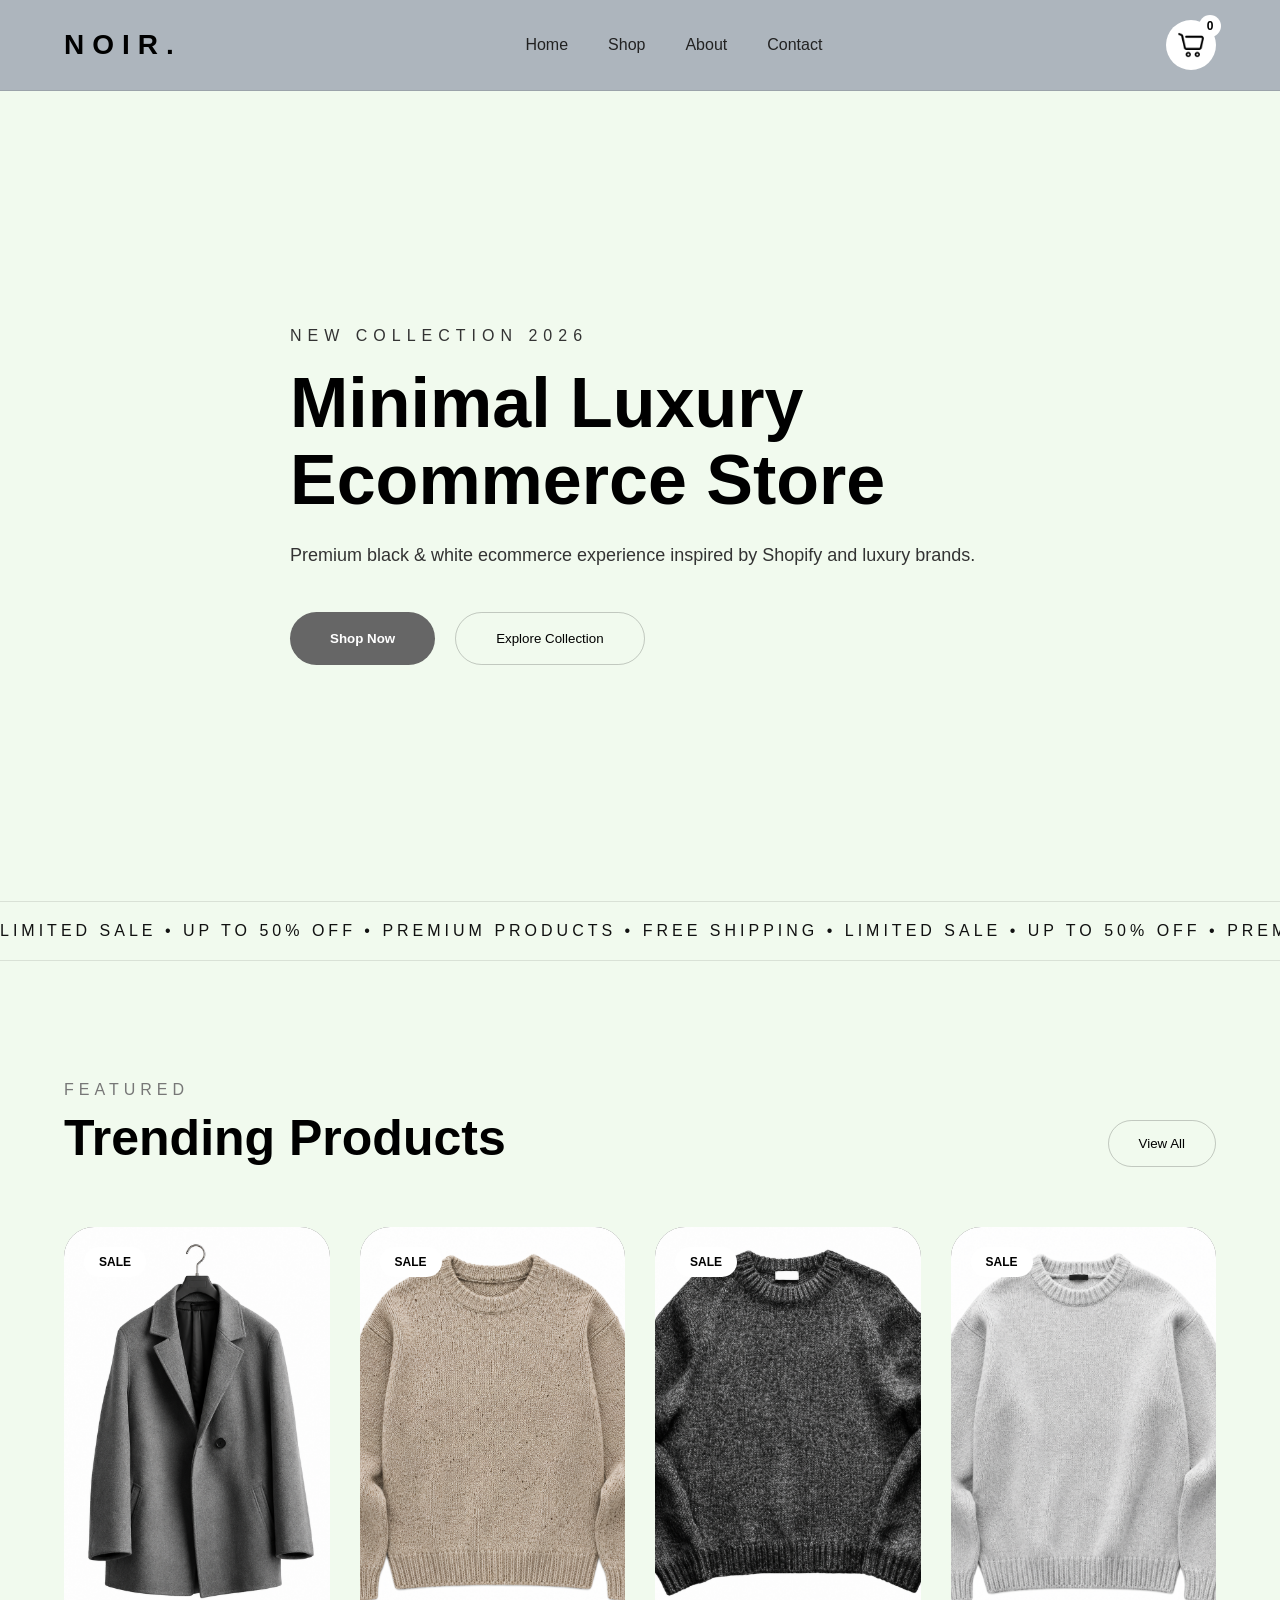
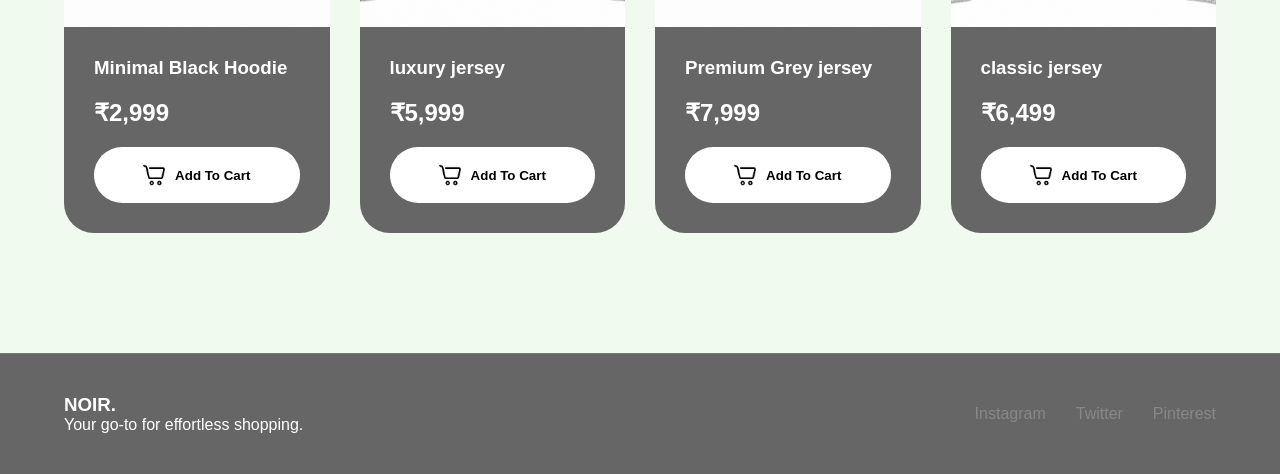
<file: index.html>
<!DOCTYPE html>
<html lang="en">
<head>
  <meta charset="UTF-8" />
  <meta name="viewport" content="width=device-width, initial-scale=1.0"/>
  <title>Noir Luxury Store</title>

  <!-- CSS -->
  <link rel="stylesheet" href="assets/css/style.css"/>
  <link rel="stylesheet" href="assets/css/navbar.css"/>
  <link rel="stylesheet" href="assets/css/home.css"/>
  <link rel="stylesheet" href="assets/css/footer.css"/>
  <link rel="stylesheet" href="assets/css/responsive.css"/>
  <link rel="stylesheet" href="assets/css/cart.css"/>
</head>
<body>

  <!-- NAVBAR -->
  <header class="navbar">
    <div class="container nav-wrapper">

      <button class="menu-toggle" id="menuToggle" aria-label="Open menu" aria-expanded="false">
        <span></span>
        <span></span>
        <span></span>
      </button>

      <div class="logo">
        NOIR.
      </div>

      <nav class="nav-links">
        <a href="index.html">Home</a>
        <a href="shop.html">Shop</a>
        <a href="about.html">About</a>
        <a href="contact.html">Contact</a>
      </nav>

      <div class="nav-icons">

        <button class="cart-btn" id="cartBtn">
          <img class="cart-icon" src="assets/images/online-shopping.png" alt="Cart"/>
          <span class="cart-count" id="cartCount">0</span>
        </button>

      </div>

    </div>
  </header>

  <!-- HERO SECTION -->
  <section class="hero">

    <div class="hero-overlay"></div>

    <div class="container hero-content">

      <p class="hero-subtitle">
        NEW COLLECTION 2026
      </p>

      <h1>
        Minimal Luxury<br/>
        Ecommerce Store
      </h1>

      <p class="hero-text">
        Premium black & white ecommerce experience inspired by
        Shopify and luxury brands.
      </p>

      <div class="hero-buttons">

        <button class="primary-btn">
          Shop Now
        </button>

        <button class="secondary-btn" onclick="window.location.href='shop.html'">
          Explore Collection
        </button>

      </div>

    </div>

  </section>

  <!-- SALE BANNER -->
  <section class="sale-banner">

    <div class="sale-track">
      LIMITED SALE • UP TO 50% OFF • PREMIUM PRODUCTS • FREE SHIPPING •
      LIMITED SALE • UP TO 50% OFF • PREMIUM PRODUCTS • FREE SHIPPING •
    </div>

  </section>

  <!-- FEATURED PRODUCTS -->
  <section class="products-section">

    <div class="container">

      <div class="section-header">

        <div>
          <p class="section-subtitle">FEATURED</p>
          <h2>Trending Products</h2>
        </div>

        <button class="view-all-btn" onclick="window.location.href='shop.html'">
          View All
        </button>

      </div>

      <div class="products-grid">

        <!-- PRODUCT -->
        <div class="product-card">

          <div class="product-image-wrapper">

            <img src="assets/images/item1.png" alt="Product"/>

            <span class="sale-tag">
              SALE
            </span>

            <button class="quick-view" onclick="window.location.href='product.html?id=1'">
              Quick View
            </button>

          </div>

          <div class="product-content">

            <h3>Minimal Black Hoodie</h3>

            <div class="price-wrapper">
              <span class="new-price">₹2,999</span>
              <span class="old-price">₹4,999</span>
            </div>

            <button class="add-cart-btn">
              <img class="add-cart-icon" src="assets/images/online-shopping.png" alt=""/>
              Add To Cart
            </button>

          </div>

        </div>

        <!-- PRODUCT -->
        <div class="product-card">

          <div class="product-image-wrapper">

            <img src="assets/images/item2.png" alt="Product"/>

            <span class="sale-tag">
              SALE
            </span>

            <button class="quick-view" onclick="window.location.href='product.html?id=2'">
              Quick View
            </button>

          </div>

          <div class="product-content">

            <h3>luxury jersey</h3>

            <div class="price-wrapper">
              <span class="new-price">₹5,999</span>
              <span class="old-price">₹8,999</span>
            </div>

            <button class="add-cart-btn">
              <img class="add-cart-icon" src="assets/images/online-shopping.png" alt=""/>
              Add To Cart
            </button>

          </div>

        </div>

        <!-- PRODUCT -->
        <div class="product-card">

          <div class="product-image-wrapper">

            <img src="assets/images/item3.png" alt="Product"/>

            <span class="sale-tag">
              SALE
            </span>

            <button class="quick-view" onclick="window.location.href='product.html?id=3'">
              Quick View
            </button>

          </div>

          <div class="product-content">

            <h3>Premium Grey jersey</h3>

            <div class="price-wrapper">
              <span class="new-price">₹7,999</span>
              <span class="old-price">₹11,999</span>
            </div>

            <button class="add-cart-btn">
              <img class="add-cart-icon" src="assets/images/online-shopping.png" alt=""/>
              Add To Cart
            </button>

          </div>

        </div>

        <!-- PRODUCT -->
        <div class="product-card">

          <div class="product-image-wrapper">

            <img src="assets/images/item4.png" alt="Product"/>

            <span class="sale-tag">
              SALE
            </span>

            <button class="quick-view" onclick="window.location.href='product.html?id=4'">
              Quick View
            </button>

          </div>

          <div class="product-content">

            <h3>classic jersey</h3>

            <div class="price-wrapper">
              <span class="new-price">₹6,499</span>
              <span class="old-price">₹9,999</span>
            </div>

            <button class="add-cart-btn">
              <img class="add-cart-icon" src="assets/images/online-shopping.png" alt=""/>
              Add To Cart
            </button>

          </div>

        </div>

      </div>

    </div>

  </section>

  <!-- FOOTER -->
  <footer class="footer">

    <div class="container footer-wrapper">

      <div>

        <h3>NOIR.</h3>

        <p>
          Your go-to for effortless shopping.
        </p>

      </div>

      <div class="footer-links">
        <a href="#">Instagram</a>
        <a href="#">Twitter</a>
        <a href="#">Pinterest</a>
      </div>

    </div>

  </footer>

  <!-- JS -->
  <script src="assets/js/cart.js"></script>
  <script src="assets/js/main.js"></script>
  <script src="assets/js/products.js"></script>
  <script src="assets/js/whatsapp-order.js"></script>
  <!-- CART -->
<div id="cartComponent"></div>

</body>
</html>
</file>
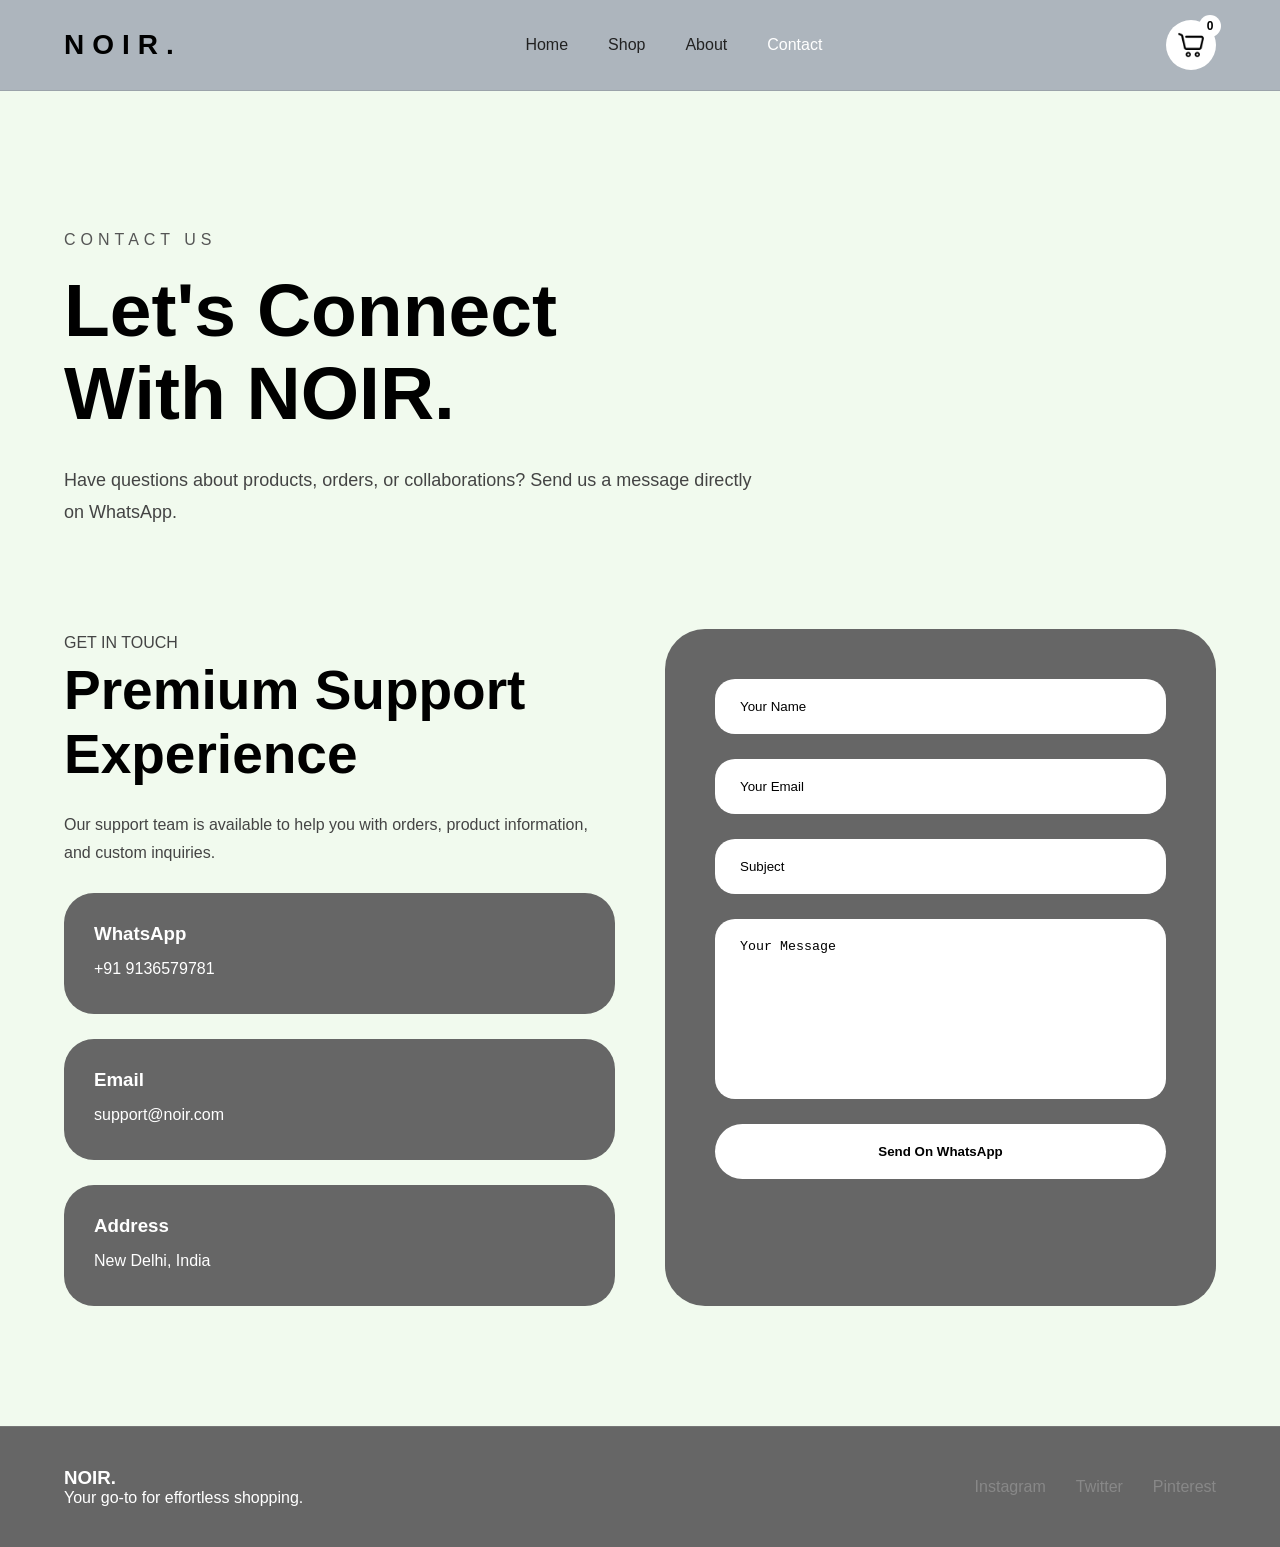
<file: contact.html>
<!DOCTYPE html>
<html lang="en">
<head>

  <meta charset="UTF-8">
  <meta name="viewport" content="width=device-width, initial-scale=1.0">

  <title>Contact | NOIR.</title>

  <!-- CSS -->
  <link rel="stylesheet" href="assets/css/style.css">
  <link rel="stylesheet" href="assets/css/navbar.css">
  <link rel="stylesheet" href="assets/css/contact.css">
  <link rel="stylesheet" href="assets/css/footer.css">
  <link rel="stylesheet" href="assets/css/cart.css">
  <link rel="stylesheet" href="assets/css/responsive.css">

</head>

<body>

  <!-- NAVBAR -->
  <header class="navbar">

    <div class="container nav-wrapper">

      <button class="menu-toggle" id="menuToggle" aria-label="Open menu" aria-expanded="false">
        <span></span>
        <span></span>
        <span></span>
      </button>

      <div class="logo">
        NOIR.
      </div>

      <nav class="nav-links">

        <a href="index.html">Home</a>
        <a href="shop.html">Shop</a>
        <a href="about.html">About</a>
        <a href="contact.html" class="active-link">Contact</a>

      </nav>

      <button class="cart-btn" id="cartBtn">

        🛒

        <img class="cart-icon" src="assets/images/online-shopping.png" alt="Cart"/>

        <span class="cart-count" id="cartCount">
          0
        </span>

      </button>

    </div>

  </header>

  <!-- HERO -->
  <section class="contact-hero">

    <div class="container">

      <p class="contact-subtitle">
        CONTACT US
      </p>

      <h1>
        Let's Connect<br>
        With NOIR.
      </h1>

      <p class="contact-description">

        Have questions about products, orders, or collaborations?
        Send us a message directly on WhatsApp.

      </p>

    </div>

  </section>

  <!-- CONTACT SECTION -->
  <section class="contact-section">

    <div class="container contact-wrapper">

      <!-- LEFT -->
      <div class="contact-info">

        <p class="section-subtitle">
          GET IN TOUCH
        </p>

        <h2>
          Premium Support Experience
        </h2>

        <p>

          Our support team is available to help you with orders,
          product information, and custom inquiries.

        </p>

        <div class="info-box">

          <h3>
            WhatsApp
          </h3>

          <p>
            +91 9136579781
          </p>

        </div>

        <div class="info-box">

          <h3>
            Email
          </h3>

          <p>
            support@noir.com
          </p>

        </div>

        <div class="info-box">

          <h3>
            Address
          </h3>

          <p>
            New Delhi, India
          </p>

        </div>

      </div>

      <!-- RIGHT -->
      <div class="contact-form-box">

        <form id="whatsappForm">

          <input
            type="text"
            id="name"
            placeholder="Your Name"
            required
          >

          <input
            type="email"
            id="email"
            placeholder="Your Email"
            required
          >

          <input
            type="text"
            id="subject"
            placeholder="Subject"
            required
          >

          <textarea
            id="message"
            placeholder="Your Message"
            required
          ></textarea>

          <button type="submit">
            Send On WhatsApp
          </button>

        </form>

      </div>

    </div>

  </section>

  <!-- FOOTER -->
  <footer class="footer">

    <div class="container footer-wrapper">

      <div>

        <h3>NOIR.</h3>

        <p>
          Your go-to for effortless shopping.
        </p>

      </div>

      <div class="footer-links">

        <a href="#">Instagram</a>
        <a href="#">Twitter</a>
        <a href="#">Pinterest</a>

      </div>

    </div>

  </footer>

  <!-- CART -->
  <div id="cartComponent"></div>

  <!-- JS -->
  <script src="assets/js/cart.js"></script>
  <script src="assets/js/main.js"></script>
  <script src="assets/js/contact.js"></script>
  <script src="assets/js/whatsapp-order.js"></script>

</body>
</html>
</file>
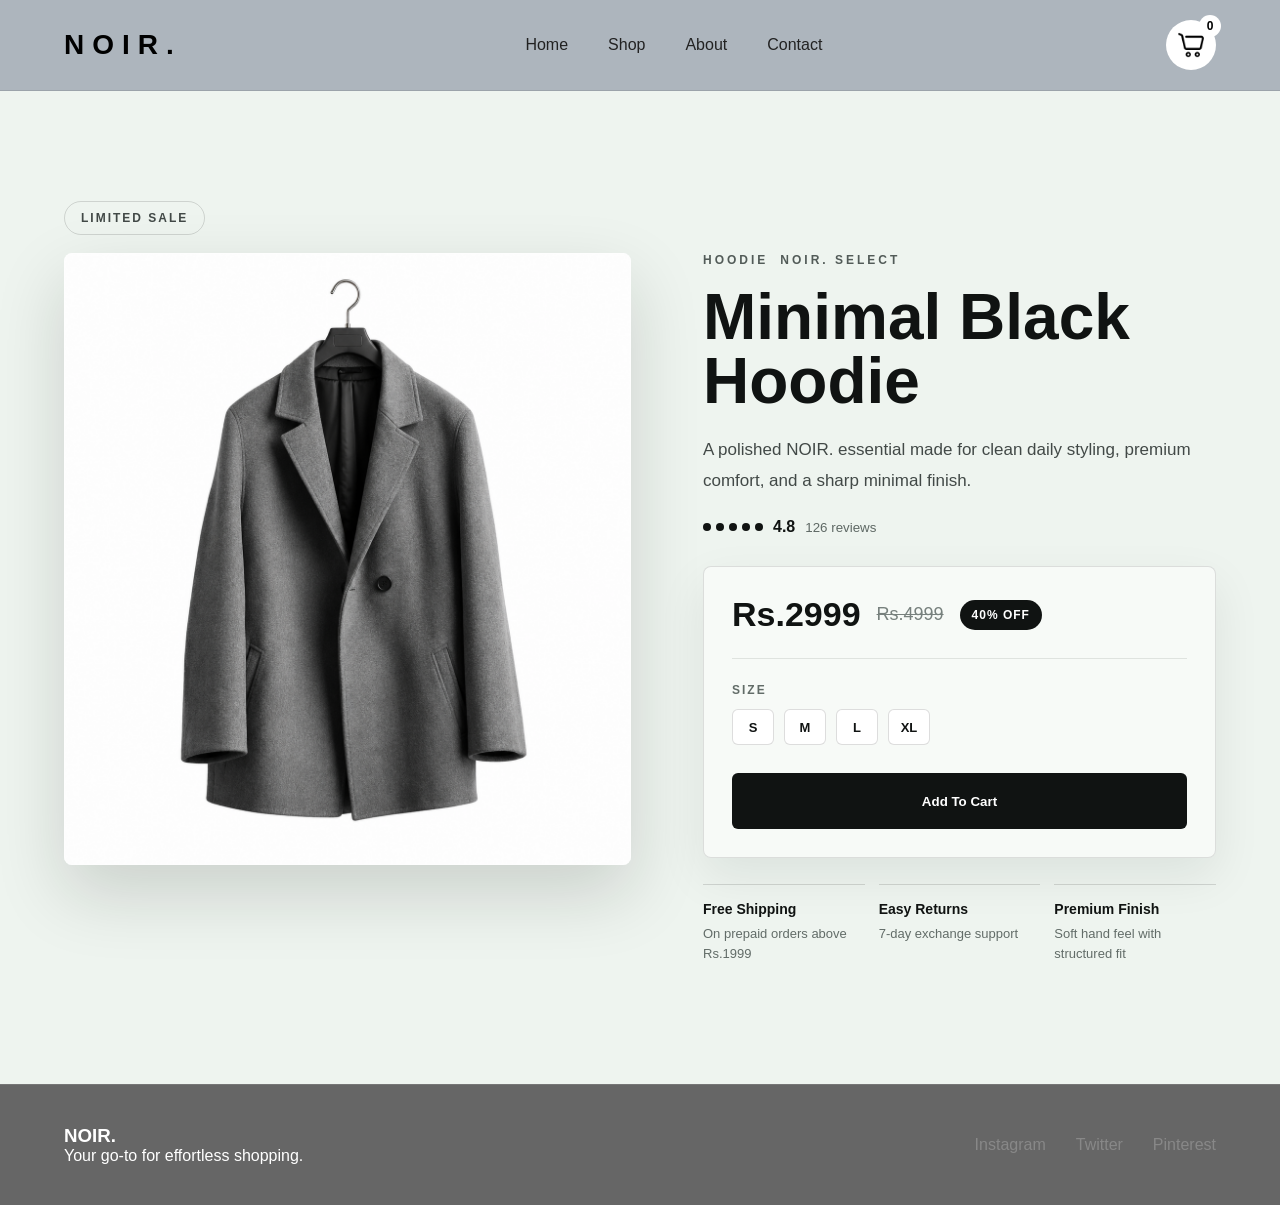
<file: product.html>
<!DOCTYPE html>
<html lang="en">
<head>

  <meta charset="UTF-8">
  <meta name="viewport" content="width=device-width, initial-scale=1.0">

  <title>Product | NOIR.</title>

  <!-- CSS -->
  <link rel="stylesheet" href="assets/css/style.css">
  <link rel="stylesheet" href="assets/css/navbar.css">
  <link rel="stylesheet" href="assets/css/product.css">
  <link rel="stylesheet" href="assets/css/cart.css">
  <link rel="stylesheet" href="assets/css/footer.css">
  <link rel="stylesheet" href="assets/css/responsive.css">

</head>

<body>

  <!-- NAVBAR -->
  <header class="navbar">

    <div class="container nav-wrapper">

      <button class="menu-toggle" id="menuToggle" aria-label="Open menu" aria-expanded="false">
        <span></span>
        <span></span>
        <span></span>
      </button>

      <div class="logo">
        NOIR.
      </div>

      <nav class="nav-links">

        <a href="index.html">Home</a>
        <a href="shop.html">Shop</a>
        <a href="about.html">About</a>
        <a href="contact.html">Contact</a>

      </nav>

      <button class="cart-btn" id="cartBtn">

        🛒

        <img class="cart-icon" src="assets/images/online-shopping.png" alt="Cart"/>

        <span class="cart-count" id="cartCount">
          0
        </span>

      </button>

    </div>

  </header>

  <!-- PRODUCT -->
  <section class="product-page">

    <div class="container">

      <div class="product-wrapper" id="productWrapper">

      </div>

    </div>

  </section>

  <!-- FOOTER -->
  <footer class="footer">

    <div class="container footer-wrapper">

      <div>

        <h3>NOIR.</h3>

        <p>
          Your go-to for effortless shopping.
        </p>

      </div>

      <div class="footer-links">

        <a href="#">Instagram</a>
        <a href="#">Twitter</a>
        <a href="#">Pinterest</a>

      </div>

    </div>

  </footer>

  <!-- CART -->
  <div id="cartComponent"></div>

  <!-- JS -->
  <script src="assets/js/cart.js"></script>
  <script src="assets/js/main.js"></script>
  <script src="assets/js/product.js"></script>
  <script src="assets/js/whatsapp-order.js"></script>

</body>
</html>
</file>
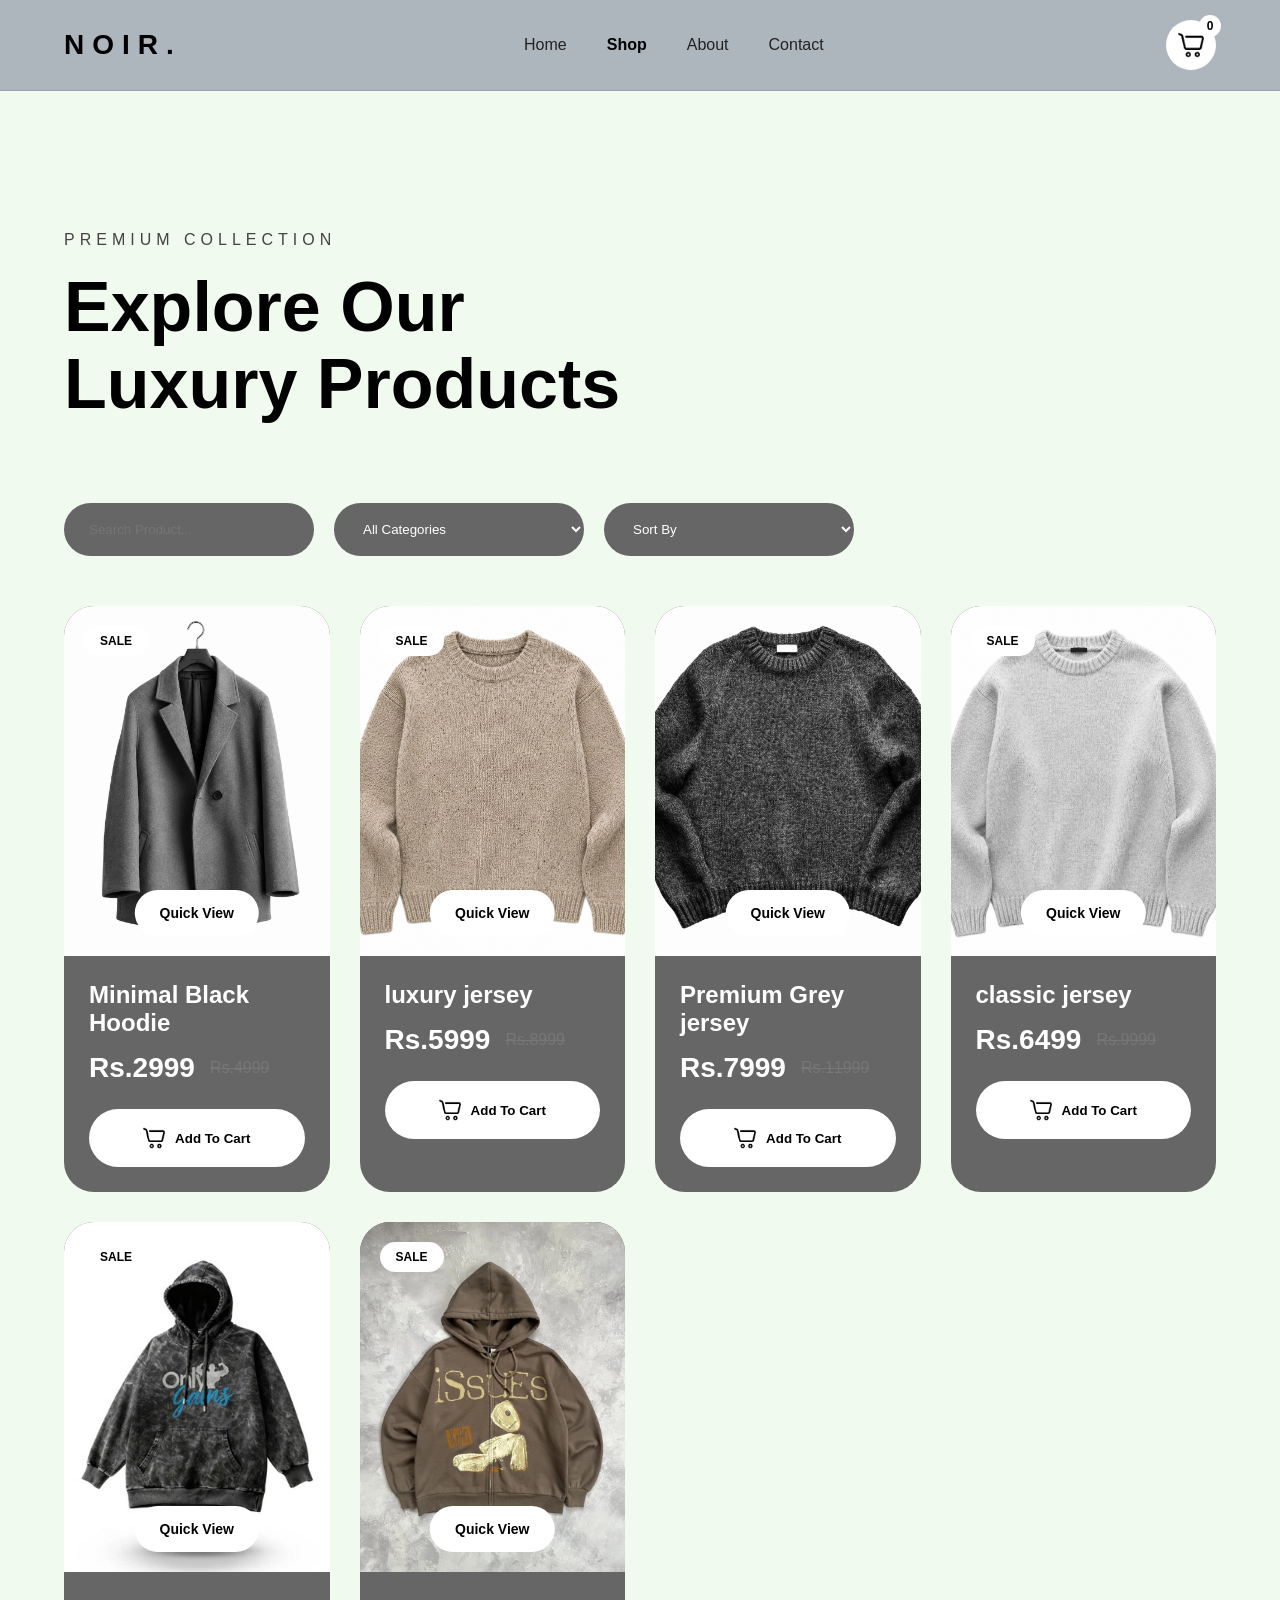
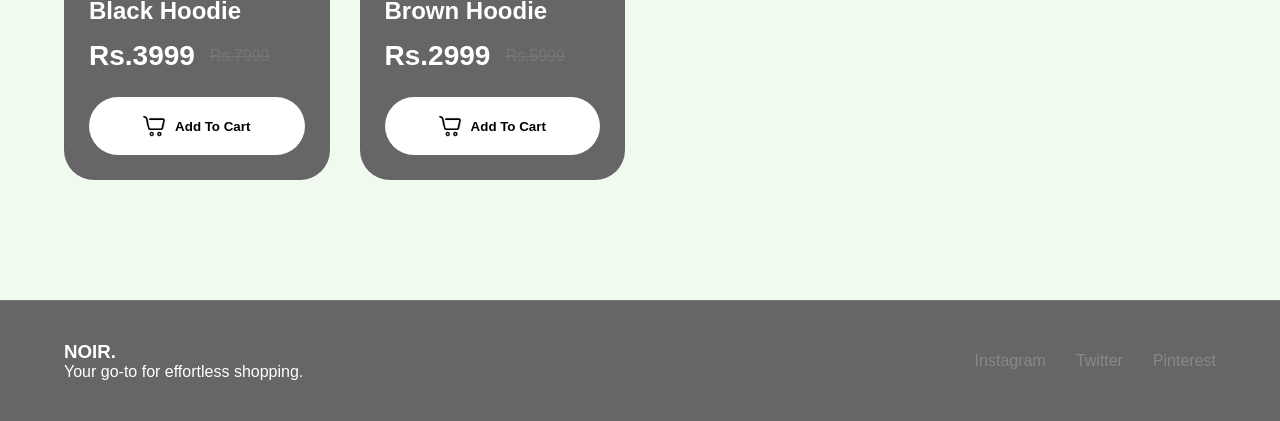
<file: shop.html>
<!DOCTYPE html>
<html lang="en">
<head>

  <meta charset="UTF-8">
  <meta name="viewport" content="width=device-width, initial-scale=1.0">

  <title>Shop | NOIR.</title>

  <!-- CSS -->
  <link rel="stylesheet" href="assets/css/style.css">
  <link rel="stylesheet" href="assets/css/navbar.css">
  <link rel="stylesheet" href="assets/css/shop.css">
  <link rel="stylesheet" href="assets/css/cart.css">
  <link rel="stylesheet" href="assets/css/footer.css">
  <link rel="stylesheet" href="assets/css/responsive.css">

</head>

<body>

  <!-- NAVBAR -->
  <header class="navbar">

    <div class="container nav-wrapper">

      <button class="menu-toggle" id="menuToggle" aria-label="Open menu" aria-expanded="false">
        <span></span>
        <span></span>
        <span></span>
      </button>

      <div class="logo">
        NOIR.
      </div>

      <nav class="nav-links">
        <a href="index.html">Home</a>
        <a href="shop.html" class="active-link">Shop</a>
        <a href="about.html">About</a>
        <a href="contact.html">Contact</a>
      </nav>

      <button class="cart-btn" id="cartBtn">
        <img class="cart-icon" src="assets/images/online-shopping.png" alt="Cart"/>
        <span class="cart-count" id="cartCount">0</span>
      </button>

    </div>

  </header>

  <!-- SHOP HERO -->
  <section class="shop-hero">

    <div class="container">

      <p class="shop-subtitle">
        PREMIUM COLLECTION
      </p>

      <h1>
        Explore Our<br>
        Luxury Products
      </h1>

    </div>

  </section>

  <!-- FILTER SECTION -->
  <section class="filters-section">

    <div class="container filters-wrapper">

      <input type="text" placeholder="Search Product..." id="searchInput">

      <select id="categoryFilter">

        <option value="all">All Categories</option>
        <option value="hoodie">Hoodies</option>
        <option value="jacket">Jackets</option>
        <option value="jersey">Jersey</option>

      </select>

      <select id="sortFilter">

        <option value="default">Sort By</option>
        <option value="low">Price Low To High</option>
        <option value="high">Price High To Low</option>

      </select>

    </div>

  </section>

  <!-- PRODUCTS -->
  <section class="shop-products">

    <div class="container">

      <div class="products-grid" id="shopProducts">

        <!-- Black Hoodie -->
        <div
          class="product-card"
          data-static-product="true"
          data-product-id="5"
          data-category="hoodie"
          data-name="black hoodie"
        >

          <div class="product-image">
            <img src="assets/images/item5.png" alt="Black Hoodie">
            <span class="sale-badge">SALE</span>
            <button class="quick-view" type="button" data-product-id="5">Quick View</button>
          </div>

          <div class="product-info">
            <h3>Black Hoodie</h3>

            <div class="price-box">
              <span class="new-price">Rs.3999</span>
              <span class="old-price">Rs.7999</span>
            </div>

            <button class="shop-cart-btn" type="button">
              <img class="add-cart-icon" src="assets/images/online-shopping.png" alt="">
              Add To Cart
            </button>
          </div>

        </div>

        <!-- Brown Hoodie -->
        <div
          class="product-card"
          data-static-product="true"
          data-product-id="6"
          data-category="hoodie"
          data-name="brown hoodie"
        >

          <div class="product-image">
            <img src="assets/images/item6.png" alt="Brown Hoodie">
            <span class="sale-badge">SALE</span>
            <button class="quick-view" type="button" data-product-id="6">Quick View</button>
          </div>

          <div class="product-info">
            <h3>Brown Hoodie</h3>

            <div class="price-box">
              <span class="new-price">Rs.2999</span>
              <span class="old-price">Rs.5999</span>
            </div>

            <button class="shop-cart-btn" type="button">
              <img class="add-cart-icon" src="assets/images/online-shopping.png" alt="">
              Add To Cart
            </button>
          </div>

        </div>

      </div>

    </div>

  </section>

  <!-- FOOTER -->
  <footer class="footer">

    <div class="container footer-wrapper">

      <div>

        <h3>NOIR.</h3>

        <p>
          Your go-to for effortless shopping.
        </p>

      </div>

      <div class="footer-links">

        <a href="#">Instagram</a>
        <a href="#">Twitter</a>
        <a href="#">Pinterest</a>

      </div>

    </div>

  </footer>

  <!-- CART -->
  <div id="cartComponent"></div>

  <!-- JS -->
  <script src="assets/js/cart.js"></script>
  <script src="assets/js/main.js"></script>
  <script src="assets/js/shop.js"></script>
  <script src="assets/js/whatsapp-order.js"></script>

</body>
</html>
</file>
<file: assets/css/style.css>
*{
  margin:0;
  padding:0;
  box-sizing:border-box;
}

body{
  font-family:Arial, sans-serif;
  background:#f1faee;
  color:#000;
}

.container{
  width:90%;
  max-width:1400px;
  margin:auto;
}

img{
  width:100%;
  display:block;
}

button{
  cursor:pointer;
  border:none;
}
</file>
<file: assets/css/navbar.css>
.navbar{
  position:sticky;
  top:0;
  z-index:999;
  background:#adb5bd;
  color:#000;
  backdrop-filter:blur(10px);
  border-bottom:1px solid rgba(0,0,0,0.1);
}

.nav-wrapper{
  display:flex;
  justify-content:space-between;
  align-items:center;
  padding:20px 0;
  position:relative;
}

.menu-toggle{
  display:none;
  width:44px;
  height:44px;
  border-radius:50%;
  background:#fff;
  align-items:center;
  justify-content:center;
  flex-direction:column;
  gap:5px;
}

.menu-toggle span{
  width:20px;
  height:2px;
  background:#666666;
  border-radius:2px;
  display:block;
}

.logo{
  font-size:28px;
  font-weight:bold;
  letter-spacing:8px;
}

.nav-links{
  display:flex;
  gap:40px;
}

.nav-links a{
  color:#222;
  text-decoration:none;
  transition:0.3s;
}

.nav-links a:hover{
  color:#000;
}

.cart-btn{
  width:50px;
  height:50px;
  border-radius:50%;
  background:#fff;
  color:#000;
  font-size:0;
  position:relative;
  display:flex;
  align-items:center;
  justify-content:center;
}

.cart-icon{
  width:26px;
  height:26px;
  object-fit:contain;
}

.cart-count{
  position:absolute;
  top:-5px;
  right:-5px;
  background:#fff;
  color:#000;
  width:22px;
  height:22px;
  border-radius:50%;
  display:flex;
  align-items:center;
  justify-content:center;
  font-size:12px;
  font-weight:bold;
}
</file>
<file: assets/css/home.css>
.hero{
  height:90vh;
  background:#f1faee;
  position:relative;
  display:flex;
  align-items:center;
}

.hero-overlay{
  position:absolute;
  inset:0;
  background:transparent;
}

.hero-content{
  position:relative;
  z-index:2;
  max-width:700px;
}

.hero-subtitle{
  letter-spacing:6px;
  color:#333;
  margin-bottom:20px;
}

.hero h1{
  font-size:70px;
  margin-bottom:20px;
  line-height:1.1;
}

.hero-text{
  color:#333;
  font-size:18px;
  line-height:1.8;
  margin-bottom:40px;
}

.hero-buttons{
  display:flex;
  gap:20px;
}

.primary-btn{
  padding:18px 40px;
  background:#666666;
  color:#fff;
  border-radius:50px;
  font-weight:bold;
}

.secondary-btn{
  padding:18px 40px;
  border:1px solid rgba(0,0,0,0.2);
  background:transparent;
  color:#000;
  border-radius:50px;
}

.sale-banner{
  overflow:hidden;
  white-space:nowrap;
  border-top:1px solid rgba(0,0,0,0.1);
  border-bottom:1px solid rgba(0,0,0,0.1);
  padding:20px 0;
}

.sale-track{
  animation:scroll 20s linear infinite;
  color:#111;
  letter-spacing:4px;
}

@keyframes scroll{
  from{
    transform:translateX(0);
  }
  to{
    transform:translateX(-50%);
  }
}

.products-section{
  padding:120px 0;
}

.section-header{
  display:flex;
  justify-content:space-between;
  align-items:end;
  margin-bottom:60px;
}

.section-subtitle{
  color:#777;
  letter-spacing:5px;
  margin-bottom:10px;
}

.section-header h2{
  font-size:50px;
}

.view-all-btn{
  background:transparent;
  color:#000;
  border:1px solid rgba(0,0,0,0.2);
  padding:15px 30px;
  border-radius:50px;
}

.products-grid{
  display:grid;
  grid-template-columns:repeat(4,1fr);
  gap:30px;
}

.product-card{
  background:#666666;
  color:#fff;
  border-radius:30px;
  overflow:hidden;
  transition:0.4s;
}

.product-card:hover{
  transform:translateY(-10px);
}

.product-image-wrapper{
  position:relative;
  overflow:hidden;
}

.product-image-wrapper img{
  height:400px;
  object-fit:cover;
  transition:0.5s;
}

.product-card:hover img{
  transform:scale(1.1);
}

.sale-tag{
  position:absolute;
  top:20px;
  left:20px;
  background:#fff;
  color:#000;
  padding:8px 15px;
  border-radius:30px;
  font-size:12px;
  font-weight:bold;
}

.quick-view{
  position:absolute;
  bottom:20px;
  left:50%;
  transform:translateX(-50%);
  background:#fff;
  color:#000;
  padding:15px 25px;
  border-radius:40px;
  opacity:0;
  transition:0.4s;
}

.product-card:hover .quick-view{
  opacity:1;
}

.product-content{
  padding:30px;
}

.price-wrapper{
  margin:20px 0;
  display:flex;
  gap:15px;
  align-items:center;
}

.new-price{
  font-size:24px;
  font-weight:bold;
}

.old-price{
  color:#666;
  text-decoration:line-through;
}

.add-cart-btn{
  width:100%;
  padding:16px;
  border-radius:50px;
  background:#fff;
  border:1px solid rgba(255,255,255,0.1);
  color:#000;
  display:flex;
  align-items:center;
  justify-content:center;
  gap:10px;
  font-weight:bold;
}

.add-cart-icon{
  width:22px;
  height:22px;
  object-fit:contain;
}

.newsletter{
  padding-bottom:120px;
}

.newsletter-box{
  background:#666666;
  color:#fff;
  border-radius:40px;
  padding:80px;
  text-align:center;
}

.newsletter-box h2{
  font-size:50px;
  margin-bottom:20px;
}

.newsletter-box p{
  color:#aaa;
}

.newsletter-form{
  display:flex;
  gap:20px;
  margin-top:40px;
}

.newsletter-form input{
  flex:1;
  padding:20px;
  border-radius:50px;
  background:#666666;
  border:1px solid rgba(255,255,255,0.1);
  color:#fff;
}

.newsletter-form button{
  padding:20px 40px;
  border-radius:50px;
  background:#fff;
  color:#000;
  font-weight:bold;
}
</file>
<file: assets/css/footer.css>
.footer{
  background:#666666;
  color:#fff;
  border-top:1px solid rgba(255,255,255,0.1);
  padding:40px 0;
}

.footer-wrapper{
  display:flex;
  justify-content:space-between;
  align-items:center;
}

.footer-links{
  display:flex;
  gap:30px;
}

.footer-links a{
  color:#888;
  text-decoration:none;
}
</file>
<file: assets/css/responsive.css>
@media(max-width:992px){

  .products-grid{
    grid-template-columns:repeat(2,1fr);
  }

  .hero h1{
    font-size:50px;
  }

}

@media(max-width:768px){

  .nav-wrapper{
    justify-content:flex-start;
    gap:12px;
    padding:12px 0;
    position:relative;
  }

  .menu-toggle{
    display:flex;
    width:40px;
    height:40px;
    z-index:2001;
  }

  .logo{
    font-size:20px;
  }

  .cart-btn{
    position:absolute;
    top:8px;
    right:16px;
    width:44px;
    height:44px;
    margin-left:0;
  }

  .cart-icon{
    width:22px;
    height:22px;
  }

  .cart-count{
    width:20px;
    height:20px;
    font-size:11px;
    top:-8px;
    right:-8px;
  }

  .nav-links{
    display:flex;
    position:fixed;
    left:-280px;
    top:0;
    width:280px;
    height:100vh;
    background:#adb5bd;
    border:none;
    border-radius:0;
    padding:80px 20px 20px 20px;
    flex-direction:column;
    gap:20px;
    box-shadow:none;
    transition:left 0.4s ease;
    z-index:2000;
  }

  .nav-links.active{
    left:0;
  }

  .nav-links::before{
    content:"";
    position:fixed;
    top:0;
    left:0;
    right:0;
    bottom:0;
    background:rgba(0,0,0,0.5);
    opacity:0;
    visibility:hidden;
    transition:opacity 0.4s ease, visibility 0.4s ease;
    z-index:-1;
  }

  .nav-links.active::before{
    opacity:1;
    visibility:visible;
  }

  .nav-links a{
    color:#222;
    text-decoration:none;
    padding:12px 0;
    font-size:16px;
    font-weight:500;
  }

  .products-grid{
    grid-template-columns:1fr;
  }

  .hero{
    height:auto;
    padding:120px 0;
  }

  .hero h1{
    font-size:40px;
  }

  .newsletter-form{
    flex-direction:column;
  }

  .footer-wrapper{
    flex-direction:column;
    gap:30px;
  }

}
</file>
<file: assets/css/cart.css>
.cart-sidebar{
  position:fixed;
  top:0;
  right:-450px;
  width:420px;
  height:100vh;
  background:#adb5bd;
  color:#000;
  z-index:2000;
  transition:0.4s;
  display:flex;
  flex-direction:column;
  overflow:hidden;
}

.cart-sidebar.active{
  right:0;
}

.cart-overlay{
  position:fixed;
  inset:0;
  background:rgba(0,0,0,0.7);
  opacity:0;
  visibility:hidden;
  transition:0.4s;
  z-index:1500;
}

.cart-overlay.active{
  opacity:1;
  visibility:visible;
}

.cart-header{
  display:flex;
  justify-content:space-between;
  align-items:center;
  padding:25px;
  border-bottom:1px solid rgba(0,0,0,0.12);
}

.close-cart-btn{
  width:36px;
  height:36px;
  border-radius:50%;
  background:transparent;
  font-size:0;
  display:flex;
  align-items:center;
  justify-content:center;
  padding:0;
}

.close-cart-btn img{
  width:24px;
  height:24px;
  object-fit:contain;
}

.cart-items{
  flex:1;
  overflow-y:auto;
  overflow-x:hidden;
  padding:20px;
  -webkit-overflow-scrolling:touch;
}

.cart-item{
  display:flex;
  gap:15px;
  margin-bottom:20px;
  border-bottom:1px solid rgba(0,0,0,0.1);
  padding-bottom:20px;
}

.cart-item img{
  width:90px;
  height:90px;
  object-fit:cover;
  border-radius:20px;
}

.cart-info{
  flex:1;
}

.cart-info h4{
  margin-bottom:10px;
}

.size-badge{
  display:inline-block;
  background:#101312;
  color:#fff;
  padding:4px 10px;
  border-radius:4px;
  font-size:12px;
  font-weight:600;
  margin-bottom:8px !important;
}

.qty-box{
  display:flex;
  align-items:center;
  gap:10px;
  margin-top:10px;
}

.qty-btn{
  width:30px;
  height:30px;
  border-radius:50%;
  background:#666666;
  color:#fff;
}

.remove-btn{
  margin-top:10px;
  color:#888;
  background:none;
}

.coupon-box{
  display:flex;
  gap:8px;
  margin-bottom:16px;
}

.coupon-box input{
  flex:1;
  padding:10px 12px;
  border:1px solid rgba(0,0,0,0.1);
  border-radius:6px;
  font-size:13px;
  background:#fff;
}

.coupon-box button{
  padding:10px 16px;
  background:#101312;
  color:#fff;
  border:none;
  border-radius:6px;
  font-size:12px;
  font-weight:600;
  cursor:pointer;
  transition:background 0.25s ease;
}

.coupon-box button:hover{
  background:#2c3330;
}

.cart-footer{
  padding:20px;
  border-top:1px solid rgba(0,0,0,0.12);
  margin-top:auto;
  padding-bottom:max(20px, calc(20px + env(safe-area-inset-bottom)));
  flex-shrink:0;
  background:#adb5bd;
  position:relative;
  z-index:10;
}

.cart-total{
  display:flex;
  justify-content:space-between;
  margin-bottom:8px;
}

.whatsapp-order-btn{
  width:100%;
  padding:18px;
  border-radius:50px;
  background:#fff;
  color:#000;
  font-weight:bold;
  margin-top:8px;
  cursor:pointer;
  transition:all 0.25s ease;
}

.whatsapp-order-btn:hover{
  background:#f0f0f0;
}

.whatsapp-order-btn:active{
  transform:scale(0.98);
}

/* RESPONSIVE */

@media(max-width:768px){

  .cart-sidebar{
    width:85vw;
    max-width:320px;
    right:-100vw;
  }

  .cart-header{
    padding:20px;
  }

  .cart-items{
    padding:15px;
    padding-bottom:20px;
  }

  .cart-item{
    gap:12px;
    margin-bottom:15px;
    padding-bottom:15px;
  }

  .cart-item img{
    width:80px;
    height:80px;
  }

  .cart-info h4{
    font-size:14px;
  }

  .cart-footer{
    padding:15px;
    padding-bottom:max(48px, calc(48px + env(safe-area-inset-bottom)));
    border-top:1px solid rgba(0,0,0,0.12);
  }

  .cart-total{
    margin-bottom:12px;
  }

  .whatsapp-order-btn{
    padding:16px;
    font-size:14px;
    min-height:50px;
    display:flex;
    align-items:center;
    justify-content:center;
    width:100%;
    border-radius:8px;
    font-weight:700;
    cursor:pointer;
    box-shadow:0 2px 8px rgba(0,0,0,0.1);
    transition:all 0.25s ease;
  }

  .whatsapp-order-btn:active{
    transform:scale(0.98);
  }

}

@media(max-width:480px){

  .cart-sidebar{
    width:100vw;
    max-width:100%;
  }

  .cart-items{
    padding:12px;
  }

  .cart-item{
    gap:10px;
    margin-bottom:12px;
    padding-bottom:12px;
  }

  .cart-item img{
    width:70px;
    height:70px;
  }

  .cart-footer{
    padding:12px;
    padding-bottom:max(52px, calc(52px + env(safe-area-inset-bottom)));
  }

  .whatsapp-order-btn{
    padding:14px;
    min-height:48px;
    font-size:13px;
  }

}
</file>
<file: assets/css/contact.css>
body{
  background:#f1faee;
  color:#000;
}

/* HERO */

.contact-hero{
  padding:140px 0 100px;
}

.contact-subtitle{
  color:#555;
  letter-spacing:5px;
  margin-bottom:20px;
}

.contact-hero h1{
  font-size:75px;
  line-height:1.1;
  margin-bottom:30px;
}

.contact-description{
  max-width:700px;
  color:#444;
  line-height:1.8;
  font-size:18px;
}

/* CONTACT */

.contact-section{
  padding-bottom:120px;
}

.contact-wrapper{
  display:grid;
  grid-template-columns:1fr 1fr;
  gap:50px;
}

.contact-info h2{
  font-size:55px;
  margin-bottom:25px;
}

.contact-info p{
  color:#444;
  line-height:1.8;
}

.info-box{
  background:#666666;
  color:#fff;
  padding:30px;
  border-radius:30px;
  margin-top:25px;
}

.info-box h3{
  margin-bottom:10px;
}

.info-box p{
  color:#fff;
}

/* FORM */

.contact-form-box{
  background:#666666;
  border-radius:40px;
  padding:50px;
}

.contact-form-box form{
  display:flex;
  flex-direction:column;
  gap:25px;
}

.contact-form-box input,
.contact-form-box textarea{
  width:100%;
  padding:20px 25px;
  border:none;
  border-radius:20px;
  background:#fff;
  color:#000;
  caret-color:#000;
  outline:none;
}

.contact-form-box input::placeholder,
.contact-form-box textarea::placeholder{
  color:#000;
  opacity:1;
}

.contact-form-box textarea{
  min-height:180px;
  resize:none;
}

.contact-form-box button{
  padding:20px;
  border-radius:50px;
  background:#fff;
  color:#000;
  font-weight:bold;
  transition:0.3s;
}

.contact-form-box button:hover{
  background:#ddd;
}

/* ACTIVE LINK */

.active-link{
  color:#fff !important;
}

/* RESPONSIVE */

@media(max-width:992px){

  .contact-wrapper{
    grid-template-columns:1fr;
  }

}

@media(max-width:768px){

  .contact-hero h1{
    font-size:45px;
  }

  .contact-info h2{
    font-size:40px;
  }

  .contact-form-box{
    padding:30px;
  }

}
</file>
<file: assets/css/product.css>
body{
  background:#eef4ef;
  color:#101312;
}

.product-page{
  padding:110px 0 120px;
  min-height:calc(100vh - 92px);
}

.product-wrapper{
  display:grid;
  grid-template-columns:minmax(0,1.05fr) minmax(380px,0.95fr);
  gap:72px;
  align-items:start;
}

.product-gallery{
  position:sticky;
  top:118px;
}

.gallery-label{
  display:inline-flex;
  align-items:center;
  min-height:34px;
  padding:0 16px;
  margin-bottom:18px;
  border:1px solid rgba(16,19,18,0.14);
  border-radius:999px;
  color:#424947;
  font-size:12px;
  font-weight:700;
  letter-spacing:2px;
  text-transform:uppercase;
}

.product-image{
  position:relative;
  overflow:hidden;
  border-radius:8px;
  background:#dfe6e1;
  box-shadow:0 28px 70px rgba(17,24,20,0.16);
}

.product-image::after{
  content:"";
  position:absolute;
  inset:0;
  border:1px solid rgba(255,255,255,0.5);
  pointer-events:none;
}

.product-image img{
  width:100%;
  aspect-ratio:1 / 1.08;
  object-fit:cover;
  transition:transform 0.55s ease;
}

.product-image:hover img{
  transform:scale(1.035);
}

.product-content{
  padding-top:52px;
}

.product-kicker{
  display:flex;
  gap:12px;
  flex-wrap:wrap;
  margin-bottom:18px;
}

.product-kicker span{
  color:#525b58;
  font-size:12px;
  font-weight:700;
  letter-spacing:3px;
  text-transform:uppercase;
}

.product-content h1{
  max-width:620px;
  font-size:clamp(42px,5vw,72px);
  line-height:1;
  margin-bottom:22px;
  text-transform:capitalize;
}

.product-description{
  max-width:610px;
  color:#424947;
  font-size:17px;
  line-height:1.8;
  margin-bottom:22px;
}

.product-rating{
  display:flex;
  align-items:center;
  gap:10px;
  color:#101312;
  margin-bottom:30px;
}

.rating-dots{
  display:flex;
  gap:5px;
}

.rating-dots i{
  width:8px;
  height:8px;
  border-radius:50%;
  background:#101312;
}

.product-rating small{
  color:#5e6864;
}

.purchase-panel{
  border:1px solid rgba(16,19,18,0.12);
  border-radius:8px;
  background:rgba(255,255,255,0.52);
  padding:28px;
  box-shadow:0 18px 48px rgba(17,24,20,0.08);
}

.product-price{
  display:flex;
  gap:16px;
  align-items:center;
  flex-wrap:wrap;
  padding-bottom:24px;
  border-bottom:1px solid rgba(16,19,18,0.1);
  margin-bottom:24px;
}

.new-price{
  font-size:34px;
  font-weight:800;
}

.old-price{
  font-size:18px;
  color:#77807d;
  text-decoration:line-through;
}

.discount-badge{
  min-height:30px;
  display:inline-flex;
  align-items:center;
  padding:0 12px;
  border-radius:999px;
  background:#101312;
  color:#fff;
  font-size:12px;
  font-weight:700;
  letter-spacing:1px;
  text-transform:uppercase;
}

.product-options{
  margin-bottom:28px;
}

.option-label{
  display:block;
  color:#626c68;
  font-size:12px;
  font-weight:700;
  letter-spacing:2px;
  margin-bottom:12px;
  text-transform:uppercase;
}

.size-list{
  display:flex;
  gap:10px;
  flex-wrap:wrap;
}

.size-list span{
  min-width:42px;
  height:36px;
  display:inline-flex;
  align-items:center;
  justify-content:center;
  border:1px solid rgba(16,19,18,0.14);
  border-radius:6px;
  background:#fff;
  font-weight:700;
  cursor:pointer;
  transition:all 0.25s ease;
  font-size:13px;
}

.size-list span:hover{
  border-color:#101312;
  background:#f5f5f5;
}

.size-list span:active{
  background:#101312;
  color:#fff;
  border-color:#101312;
}

.size-list span.active{
  background:#101312;
  color:#fff;
  border-color:#101312;
}

.product-buttons{
  display:grid;
  grid-template-columns:1fr;
  gap:12px;
}

.buy-btn,
.shop-link{
  min-height:56px;
  display:inline-flex;
  align-items:center;
  justify-content:center;
  border-radius:6px;
  font-weight:800;
  text-decoration:none;
}

.buy-btn{
  background:#101312;
  color:#fff;
  padding:0 34px;
  transition:background 0.25s ease, transform 0.25s ease;
}

.buy-btn:hover{
  background:#2c3330;
  transform:translateY(-2px);
}

.shop-link{
  border:1px solid rgba(16,19,18,0.16);
  color:#101312;
  padding:0 24px;
  background:#fff;
}

.product-meta{
  display:grid;
  grid-template-columns:repeat(3,1fr);
  gap:14px;
  margin-top:26px;
}

.product-meta div{
  border-top:1px solid rgba(16,19,18,0.14);
  padding-top:16px;
}

.product-meta strong,
.product-meta span{
  display:block;
}

.product-meta strong{
  font-size:14px;
  margin-bottom:7px;
}

.product-meta span{
  color:#626c68;
  font-size:13px;
  line-height:1.55;
}

/* CARD BUTTON */

.view-product-btn{
  width:100%;
  display:block;
  text-align:center;
  padding:16px;
  border-radius:50px;
  background:#fff;
  color:#000;
  text-decoration:none;
  font-weight:bold;
  margin-bottom:15px;
}

/* RESPONSIVE */

@media(max-width:1100px){

  .product-wrapper{
    gap:42px;
    grid-template-columns:1fr 1fr;
  }

  .product-meta{
    grid-template-columns:1fr;
  }

}

@media(max-width:860px){

  .product-page{
    padding:70px 0 90px;
  }

  .product-wrapper{
    grid-template-columns:1fr;
  }

  .product-gallery{
    position:static;
  }

  .product-content{
    padding-top:0;
  }

  .size-list span{
    min-width:46px;
    height:40px;
  }

}

@media(max-width:560px){

  .product-content h1{
    font-size:40px;
  }

  .purchase-panel{
    padding:20px;
  }

  .product-buttons{
    grid-template-columns:1fr;
  }

  .size-list{
    gap:8px;
  }

  .size-list span{
    min-width:48px;
    height:44px;
    font-size:14px;
  }

  .new-price{
    font-size:30px;
  }

}

@media(max-width:380px){

  .size-list{
    gap:6px;
  }

  .size-list span{
    min-width:44px;
    height:42px;
    font-size:12px;
    padding:4px;
  }

  .product-options{
    margin-bottom:20px;
  }

}
</file>
<file: assets/css/shop.css>
body{
  background:#f1faee;
  color:#000;
}

/* HERO */

.shop-hero{
  padding:140px 0 80px;
}

.shop-subtitle{
  color:#444;
  letter-spacing:5px;
  margin-bottom:20px;
}

.shop-hero h1{
  font-size:70px;
  line-height:1.1;
  color:#000;
}

/* FILTERS */

.filters-section{
  padding-bottom:50px;
}

.filters-wrapper{
  display:flex;
  gap:20px;
  flex-wrap:wrap;
}

.filters-wrapper input,
.filters-wrapper select{
  padding:18px 25px;
  border:none;
  border-radius:50px;
  background:#666666;
  color:#fff;
  min-width:250px;
  outline:none;
}

/* PRODUCTS */

.shop-products{
  padding-bottom:120px;
}

.products-grid{
  display:grid;
  grid-template-columns:repeat(4,1fr);
  gap:30px;
}

.product-card{
  background:#666666;
  color:#fff;
  border-radius:30px;
  overflow:hidden;
  transition:0.4s;
}

.product-card:hover{
  transform:translateY(-10px);
}

.product-image{
  position:relative;
  overflow:hidden;
}

.product-image img{
  width:100%;
  height:350px;
  object-fit:cover;
  transition:0.5s;
}

.product-card:hover img{
  transform:scale(1.08);
}

.sale-badge{
  position:absolute;
  top:20px;
  left:20px;
  background:#fff;
  color:#000;
  padding:8px 16px;
  border-radius:30px;
  font-size:12px;
  font-weight:bold;
}

.quick-view{
  position:absolute;
  bottom:20px;
  left:50%;
  transform:translateX(-50%);
  background:#fff;
  color:#000;
  padding:15px 25px;
  border-radius:40px;
  border:none;
  font-size:14px;
  font-weight:bold;
  cursor:pointer;
  z-index:10;
  pointer-events:auto;
  transition:0.3s;
}

.product-card:hover .quick-view{
  transform:translateX(-50%) scale(1.05);
}

.product-info{
  padding:25px;
}

.product-info h3{
  margin-bottom:15px;
  font-size:24px;
}

.price-box{
  display:flex;
  gap:15px;
  align-items:center;
  margin-bottom:25px;
}

.new-price{
  font-size:28px;
  font-weight:bold;
}

.old-price{
  color:#777;
  text-decoration:line-through;
}

.shop-cart-btn{
  width:100%;
  padding:18px;
  border-radius:50px;
  background:#fff;
  color:#000;
  font-weight:bold;
  transition:0.3s;
  display:flex;
  align-items:center;
  justify-content:center;
  gap:10px;
}

.add-cart-icon{
  width:22px;
  height:22px;
  object-fit:contain;
}

.shop-cart-btn:hover{
  background:#ddd;
}

/* ACTIVE LINK */

.active-link{
  color:#000 !important;
  font-weight:bold;
}

/* RESPONSIVE */

@media(max-width:992px){

  .products-grid{
    grid-template-columns:repeat(2,1fr);
  }

}

@media(max-width:768px){

  .shop-hero h1{
    font-size:45px;
  }

  .products-grid{
    grid-template-columns:1fr;
  }

}
</file>
